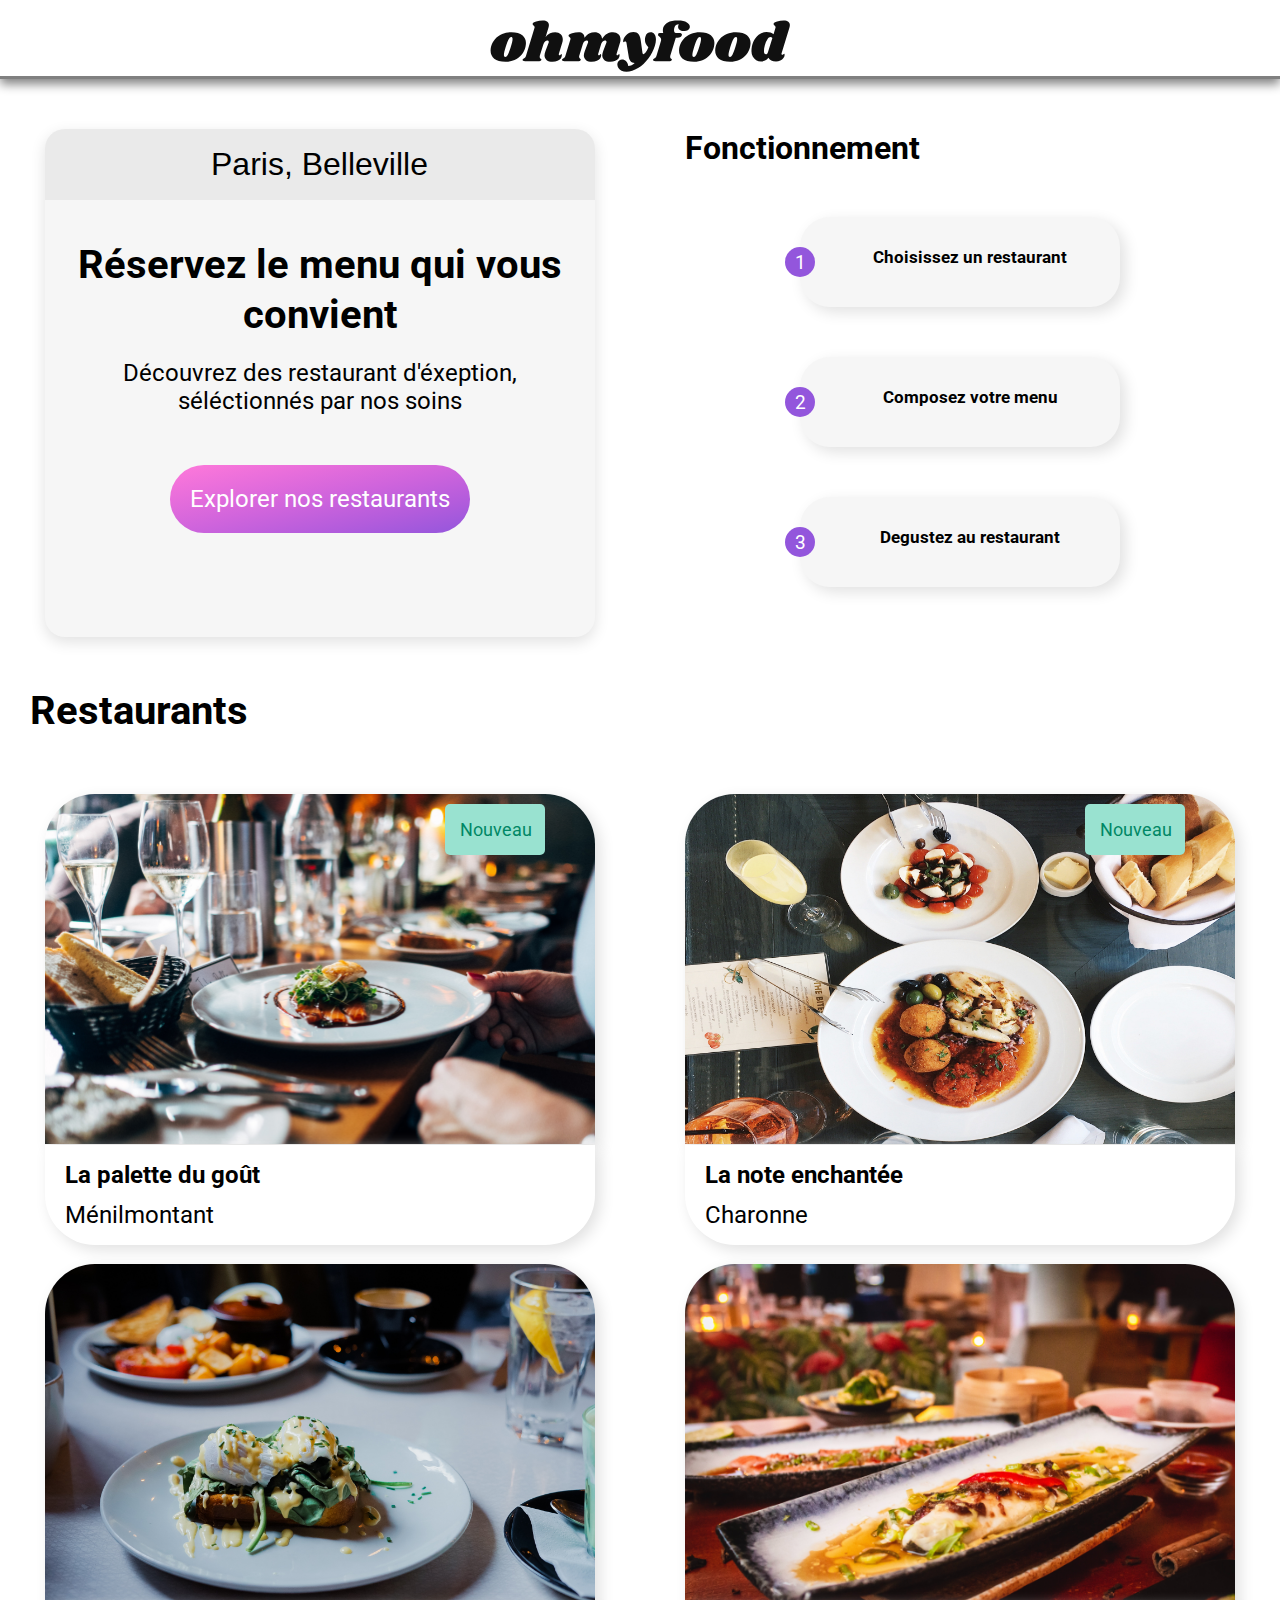
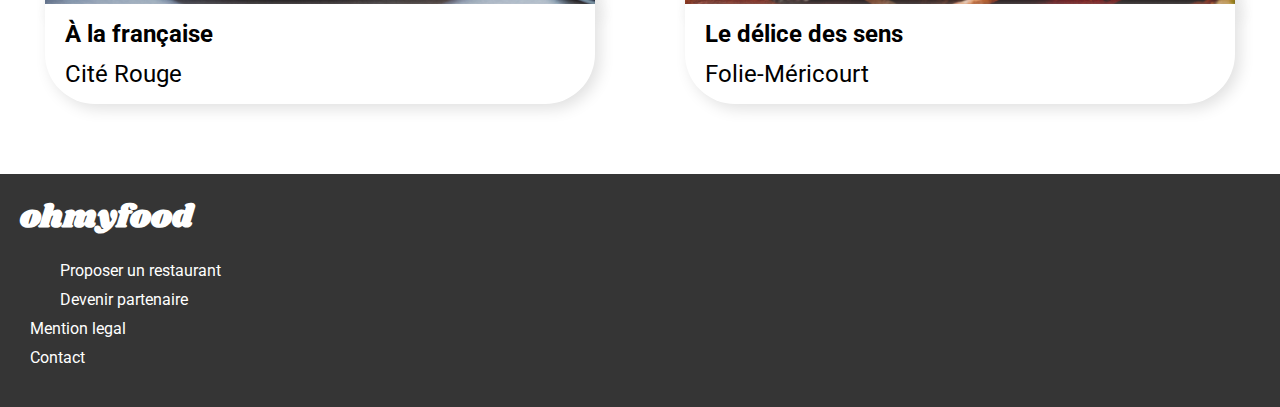
<file: index.html>
<!DOCTYPE html>
<html lang="fr">
<head>
    <meta name="viewport" content="width=device-width, initial-scale=1">
    <meta charset="UTF-8"/>
    <link rel="stylesheet" href="https://use.fontawesome.com/releases/v5.14.0/css/all.css" integrity="sha384-HzLeBuhoNPvSl5KYnjx0BT+WB0QEEqLprO+NBkkk5gbc67FTaL7XIGa2w1L0Xbgc" crossorigin="anonymous">
    <link href="https://fonts.googleapis.com/css2?family=Shrikhand&display=swap" rel="stylesheet"/>
    <link href="https://fonts.googleapis.com/css2?family=Roboto:wght@300&display=swap" rel="stylesheet"/>
    <link rel="stylesheet" href="css/style.css" />
    <title>Oh My Food</title>
</head>
<body>
    <div class="loading__spinner">
    <i class="fas fa-spinner spinner"></i></div>
    <div class="container">
    <!--Header-->
    <header class="header">
        <img src="images/logo/ohmyfood@2x.svg" alt="Logo Ohmyfood" class="header__img"/>
    </header>
<main>
    <section id="first-part">
    <!--reservation-->
        <div class="reservation">
            <div class="position">
                <i class="fas fa-map-marker-alt position__logo"></i>
                <form action="traitement.php" class="position__form">
                    <input class="position__forminput" type="text" value="Paris, Belleville" id="saisie">
                </form>
            </div>
            <h1 class="reservation__title">Réservez le menu qui vous convient</h1>
            <p class="reservation__p">Découvrez des restaurant d'éxeption,<br/> séléctionnés par nos soins</p>
            <a href="" class="reservation__button">Explorer nos restaurants</a>
        </div>
    <!--fonctionnement -->
        <div class="fonctionnement">
            <h2 class="fonctionnement__title">Fonctionnement</h2>
            <div class="step">
                <p class="step__number">1</p>
                <i class="fas fa-mobile-alt step__logo"></i>
                <p class="step__p">Choisissez un restaurant</p>
            </div>
            <div class="step">
                <p class="step__number">2</p>
                <i class="fas fa-list-ul step__logo"></i>
                <p class="step__p">Composez votre menu</p>
            </div>
            <div class="step">
                <p class="step__number">3</p>
                <i class="fas fa-store step__logo"></i>
                <p class="step__p">Degustez au restaurant</p>
            </div>
        </div>
    </section>
    <!--restaurant-->
    <section class="restaurant">
        <h2 class="restaurant__title">Restaurants</h2>
        <div id="second-part">
            <article class="article bg1">
                <p class="article__new">Nouveau</p>
                <div class="description">
                    <h2 class="description__title"><a href="html/lapalette.html" class="description__a">La palette du goût</a><br/><span class="description__ville">Ménilmontant</span></h2>
                    <i class="far fa-heart description__heart"></i>
                    <i class="fas fa-heart description__anime"></i>
                </div>
            </article>
            <article class="article bg2">
                <p class="article__new">Nouveau</p>
                <div class="description">
                    <h2 class="description__title"><a href="html/lanote.html" class="description__a">La note enchantée</a><br/><span class="description__ville">Charonne</span></h2>
                    <i class="far fa-heart description__heart"></i>
                    <i class="fas fa-heart description__anime"></i>
                </div>
            </article>
            <article class="article bg3">
                <div class="description">
                    <h2 class="description__title"><a href="html/alafrancaise.html" class="description__a">À la française</a><br/><span class="description__ville">Cité Rouge</span></h2>
                    <i class="far fa-heart description__heart"></i>
                    <i class="fas fa-heart description__anime"></i>
                </div>
            </article>
            <article class="article bg4">
                <div class="description">
                    <h2 class="description__title"><a href="html/ledelice.html" class="description__a">Le délice des sens</a><br/><span class="description__ville">Folie-Méricourt</span></h2>
                    <i class="far fa-heart description__heart"></i>
                    <i class="fas fa-heart description__anime"></i>
                </div>
            </article>
        </div>
    </section>
</main>
    <!--footer-->
    <footer class="footer">
        <h2 class="footer__titre">ohmyfood</h2>
        <ul class="liste">
            <li class="liste__1"><a href="#" class="liste__a"><i class="fas fa-utensils liste__logo"></i>Proposer un restaurant</a></li>
            <li class="liste__2"><a href="#" class="liste__a"><i class="fas fa-hands-helping liste__logo"></i>Devenir partenaire</a></li>
            <li class="liste__3"><a href="#" class="liste__a">Mention legal</a></li>
            <li class="liste__4"><a href="mailto:garcia-k@hotmail.fr" class="liste__a">Contact</a></li>
        </ul>
    </footer>
    </div>
</body>
</html>
</file>
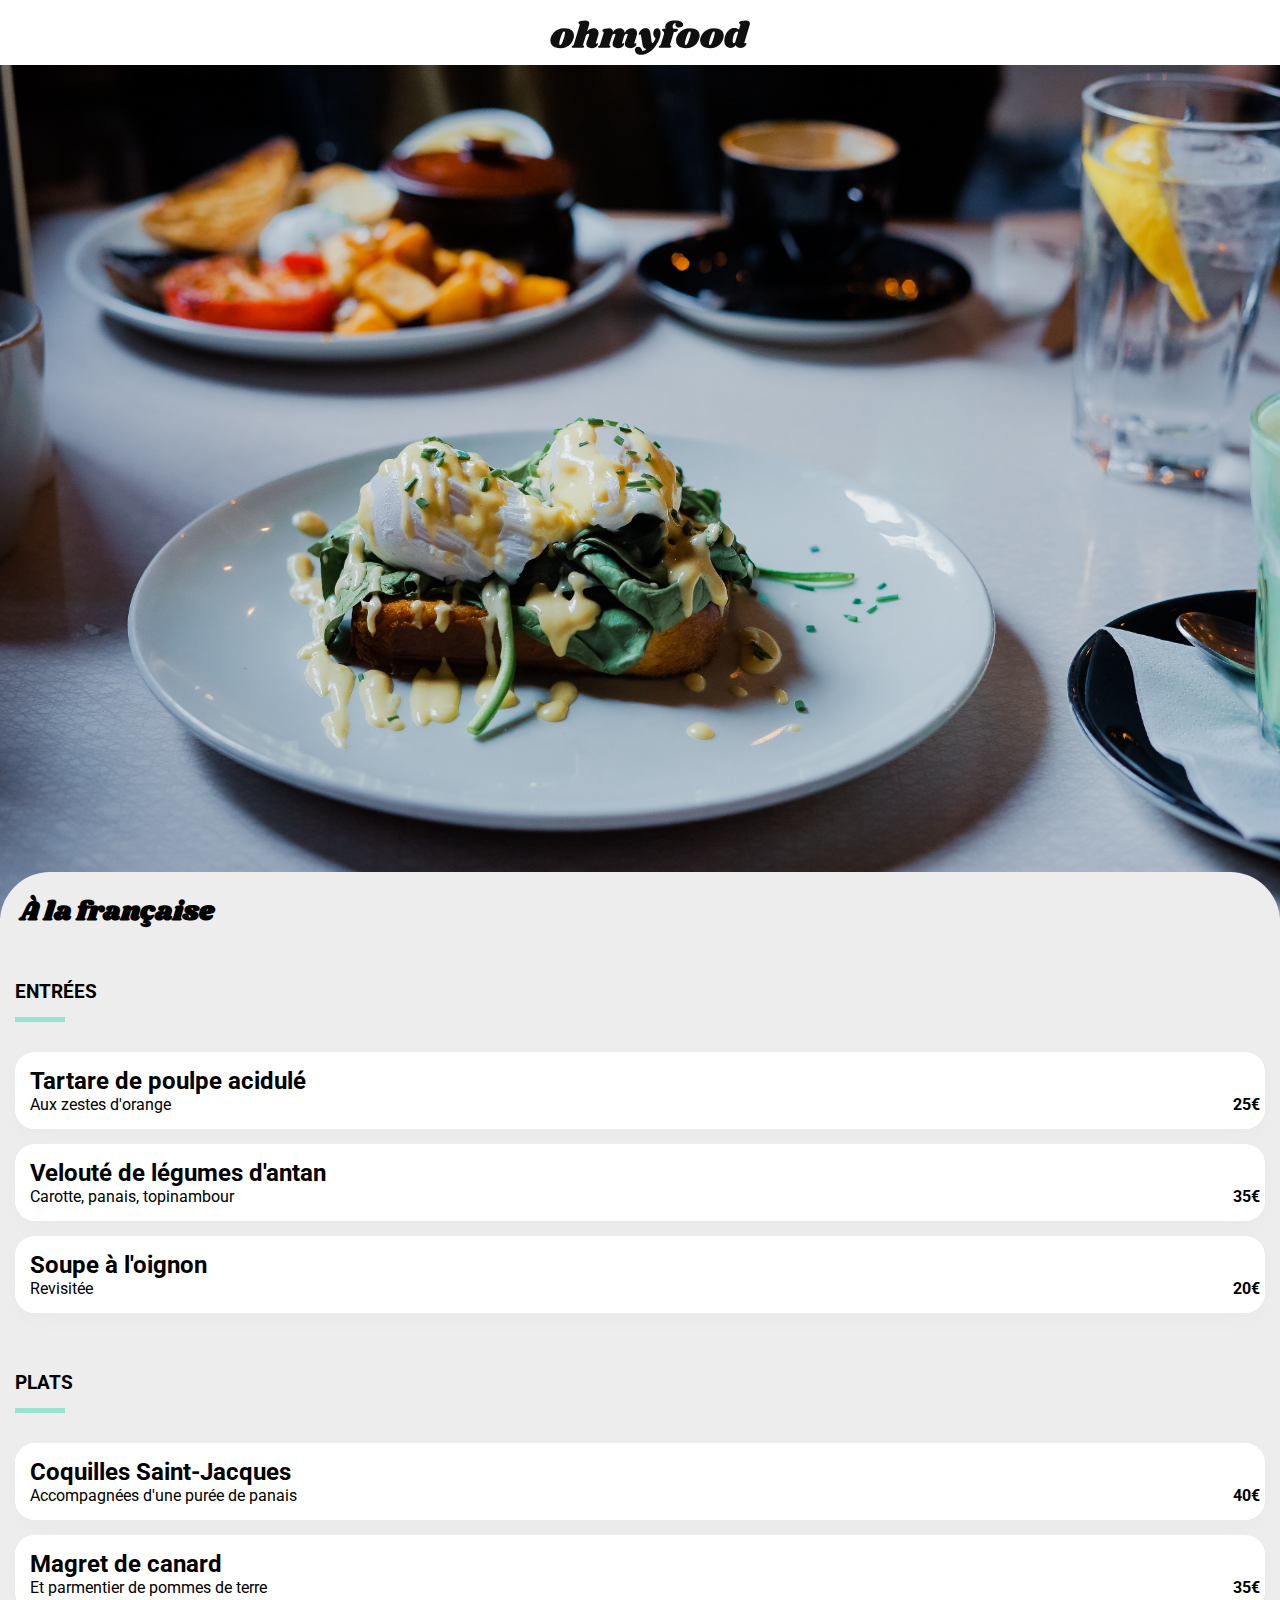
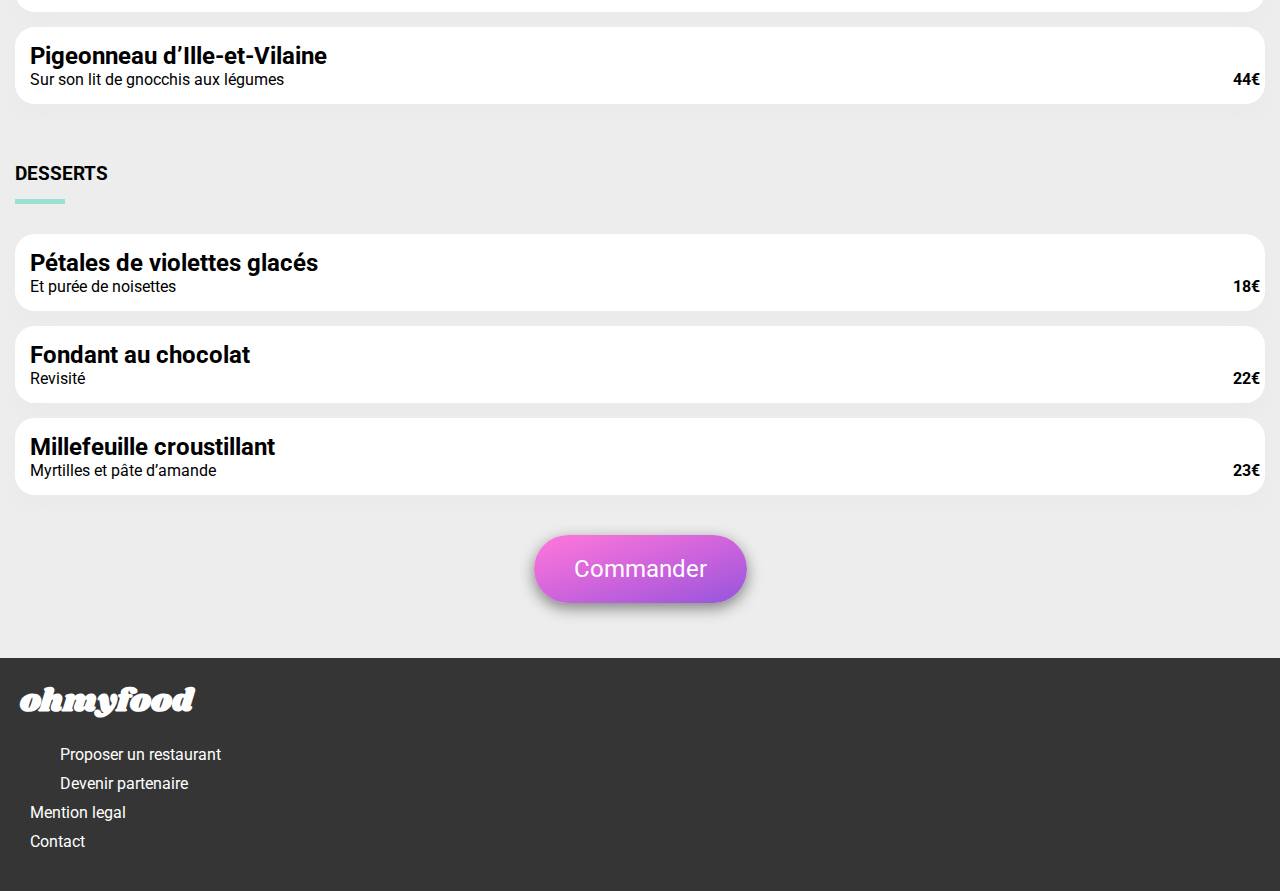
<file: html/alafrancaise.html>
<!DOCTYPE html>
<html lang="fr">
<head>
    <meta name="viewport" content="width=device-width, initial-scale=1">
    <meta charset="UTF-8"/>
    <link rel="stylesheet" href="https://use.fontawesome.com/releases/v5.14.0/css/all.css" integrity="sha384-HzLeBuhoNPvSl5KYnjx0BT+WB0QEEqLprO+NBkkk5gbc67FTaL7XIGa2w1L0Xbgc" crossorigin="anonymous">
    <link href="https://fonts.googleapis.com/css2?family=Shrikhand&display=swap" rel="stylesheet"/>
    <link href="https://fonts.googleapis.com/css2?family=Roboto:wght@300&display=swap" rel="stylesheet"/>
    <link rel="stylesheet" href="../css/menu.css" />
    <title>Oh My Food</title>
</head>
<body>
    <div>
        <!--header-->
    <header class="header">
        <a href="../index.html"><i class="fas fa-arrow-left header__logo"></i></a>
        <img src="../images/logo/ohmyfood@2x.svg" alt="Logo Ohmyfood" class="header__img"/>
    </header>
    <!--titre-->
    <main>
    <div><img src="../images/restaurants/bg3.jpg" alt="A la française" class="photo"></div>
    <div class="titre"><h1 class="titre__title">À la française</h1>
        <i class="far fa-heart titre__logo"></i><i class="fas fa-heart titre__anime"></i></div>
    <!--entré-->
    <section class="contenue">
        <h2 class="contenue__titre anime-1">Entrées</h2>
        <div class="div-animation anime-2">
            <article class="contenue-div">
                <h2 class="contenue-div__titre">Tartare de poulpe acidulé</h2>
                <div class="contenue-div__text">
                    <p class="contenue-div__text__p">Aux zestes d'orange</p>
                    <p class="contenue-div__text__prix">25€</p>
                </div>
            </article>
            <div class="div-animation__icone"><i class="fas fa-check-circle div-animation__icone__i"></i></div>
        </div>
        <div class="div-animation anime-3">
            <article class="contenue-div">
                <h2 class="contenue-div__titre">Velouté de légumes d'antan</h2>
                <div class="contenue-div__text">
                    <p class="contenue-div__text__p">Carotte, panais, topinambour</p><p class="contenue-div__text__prix">35€</p>
                </div>
            </article>
            <div class="div-animation__icone"><i class="fas fa-check-circle div-animation__icone__i"></i></div>
        </div>
        <div class="div-animation anime-4">
            <article class="contenue-div">
                <h2 class="contenue-div__titre">Soupe à l'oignon</h2>
                <div class="contenue-div__text">
                    <p class="contenue-div__text__p">Revisitée</p><p class="contenue-div__text__prix">20€</p>
                </div>
            </article>
            <div class="div-animation__icone"><i class="fas fa-check-circle div-animation__icone__i"></i></div>
        </div>
    </section>
    <!--plat-->
    <section class="contenue">
        <h2 class="contenue__titre anime-5">Plats</h2>
        <div class="div-animation anime-6">
            <article class="contenue-div">
                <h2 class="contenue-div__titre">Coquilles Saint-Jacques</h2>
                <div class="contenue-div__text">
                    <p class="contenue-div__text__p">Accompagnées d'une purée de panais</p><p class="contenue-div__text__prix">40€</p>
                </div>
            </article>
            <div class="div-animation__icone"><i class="fas fa-check-circle div-animation__icone__i"></i></div>
        </div>
        <div class="div-animation anime-7">
            <article class="contenue-div">
                <h2 class="contenue-div__titre">Magret de canard</h2>
                <div class="contenue-div__text">
                    <p class="contenue-div__text__p">Et parmentier de pommes de terre</p><p class="contenue-div__text__prix">35€</p>
                </div>
            </article>
            <div class="div-animation__icone"><i class="fas fa-check-circle div-animation__icone__i"></i></div>
        </div>
        <div class="div-animation anime-8">
            <article class="contenue-div">
                <h2 class="contenue-div__titre">Pigeonneau d’Ille-et-Vilaine</h2>
                <div class="contenue-div__text">
                    <p class="contenue-div__text__p">Sur son lit de gnocchis aux légumes</p><p class="contenue-div__text__prix">44€</p>
                </div>
            </article>
            <div class="div-animation__icone"><i class="fas fa-check-circle div-animation__icone__i"></i></div>
        </div>
    </section>
        <!--dessert-->
    <section class="contenue">
        <h2 class="contenue__titre anime-9">Desserts</h2>
        <div class="div-animation anime-10">
            <article class="contenue-div">
                <h2 class="contenue-div__titre">Pétales de violettes glacés</h2>
                <div class="contenue-div__text">
                    <p class="contenue-div__text__p">Et purée de noisettes</p><p class="contenue-div__text__prix">18€</p>
                </div>
            </article>
            <div class="div-animation__icone"><i class="fas fa-check-circle div-animation__icone__i"></i></div>
        </div>
        <div class="div-animation anime-11">
            <article class="contenue-div">
                <h2 class="contenue-div__titre">Fondant au chocolat</h2>
                <div class="contenue-div__text">
                    <p class="contenue-div__text__p">Revisité</p><p class="contenue-div__text__prix">22€</p>
                </div>
            </article>
            <div class="div-animation__icone"><i class="fas fa-check-circle div-animation__icone__i"></i></div>
        </div>
        <div class="div-animation anime-12">
            <article class="contenue-div">
                <h2 class="contenue-div__titre">Millefeuille croustillant</h2>
                <div class="contenue-div__text">
                    <p class="contenue-div__text__p">Myrtilles et pâte d’amande</p><p class="contenue-div__text__prix">23€</p>
                </div>
            </article>
            <div class="div-animation__icone"><i class="fas fa-check-circle div-animation__icone__i"></i></div>
        </div>
        <button id="boutton">Commander</button>
    </section>
</main>
    <!--footer-->
    <footer class="footer">
        <h2 class="footer__titre">ohmyfood</h2>
        <ul class="liste">
            <li class="liste__1"><a href="#" class="liste__a"><i class="fas fa-utensils liste__logo"></i>Proposer un restaurant</a></li>
            <li class="liste__2"><a href="#" class="liste__a"><i class="fas fa-hands-helping liste__logo"></i>Devenir partenaire</a></li>
            <li class="liste__3"><a href="#" class="liste__a">Mention legal</a></li>
            <li class="liste__4"><a href="mailto:garcia-k@hotmail.fr" class="liste__a">Contact</a></li>
        </ul>
    </footer>
</div>
</body>
</html>
</file>
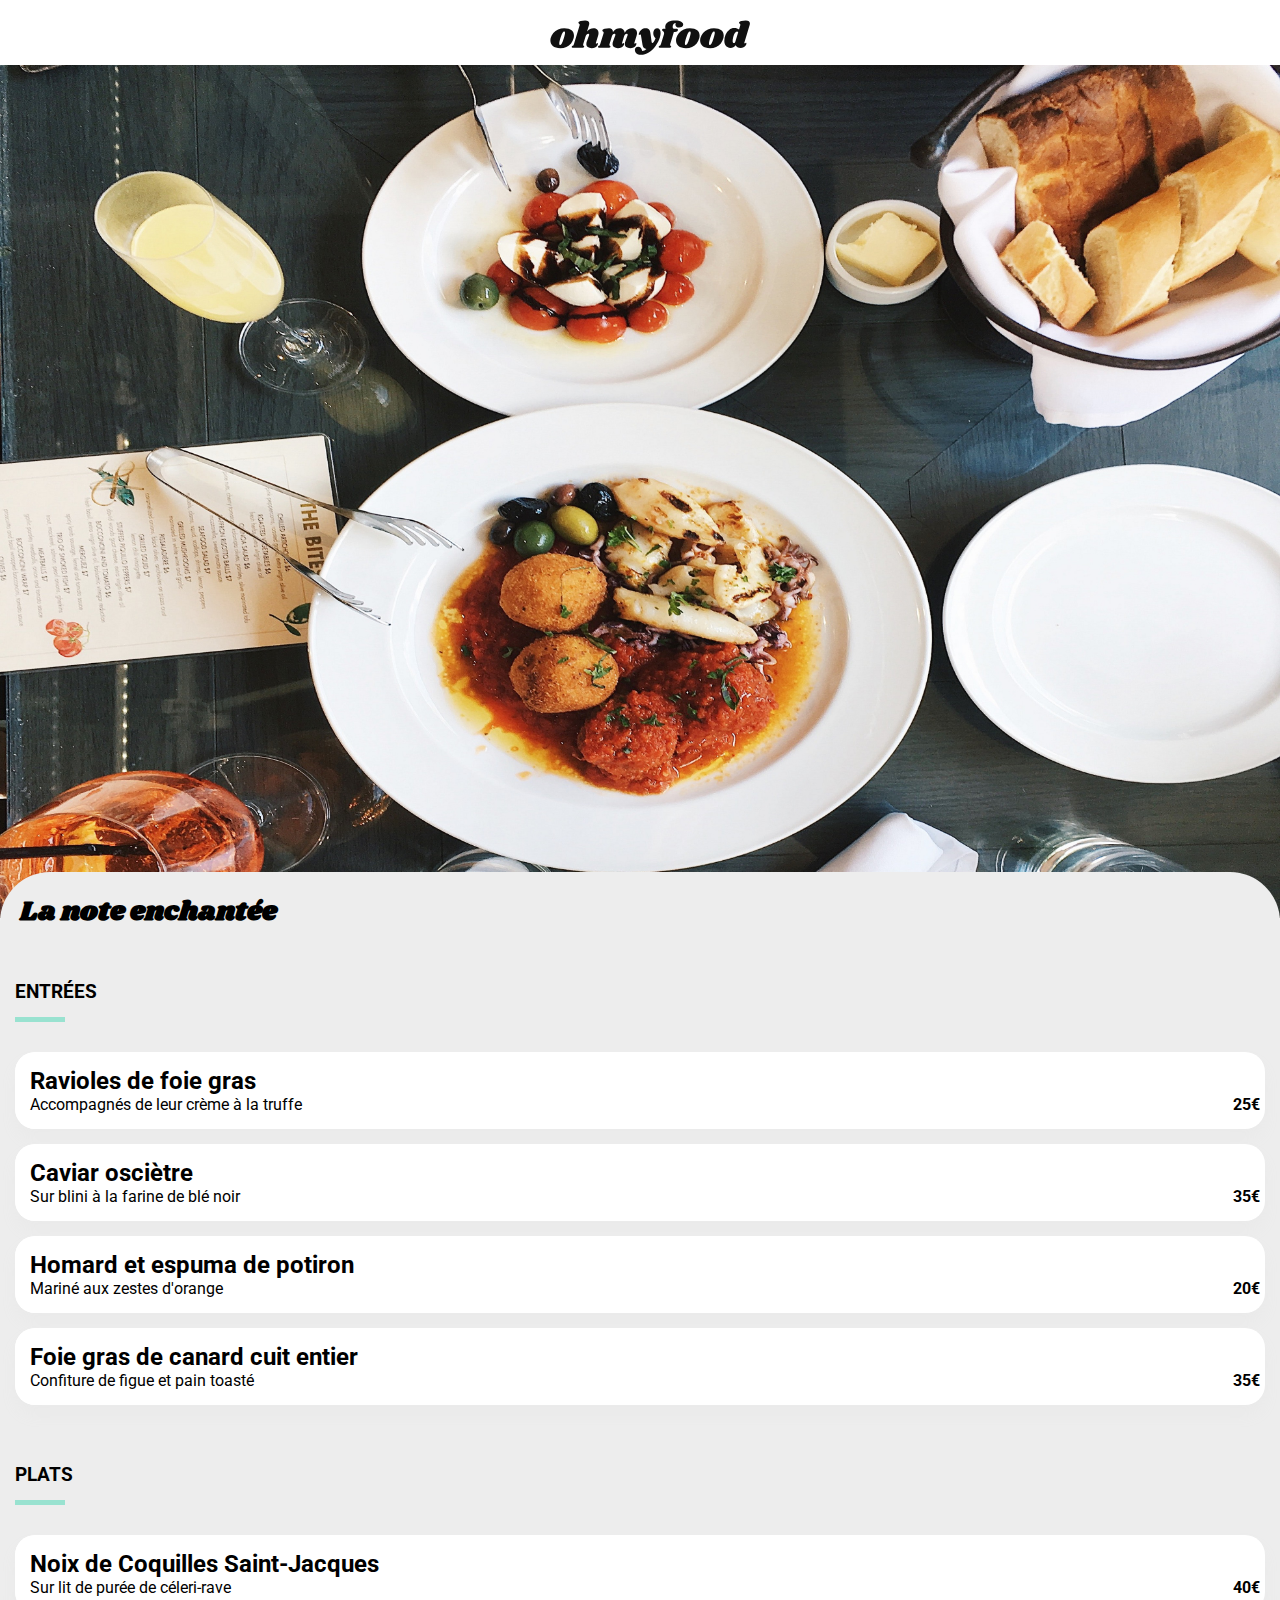
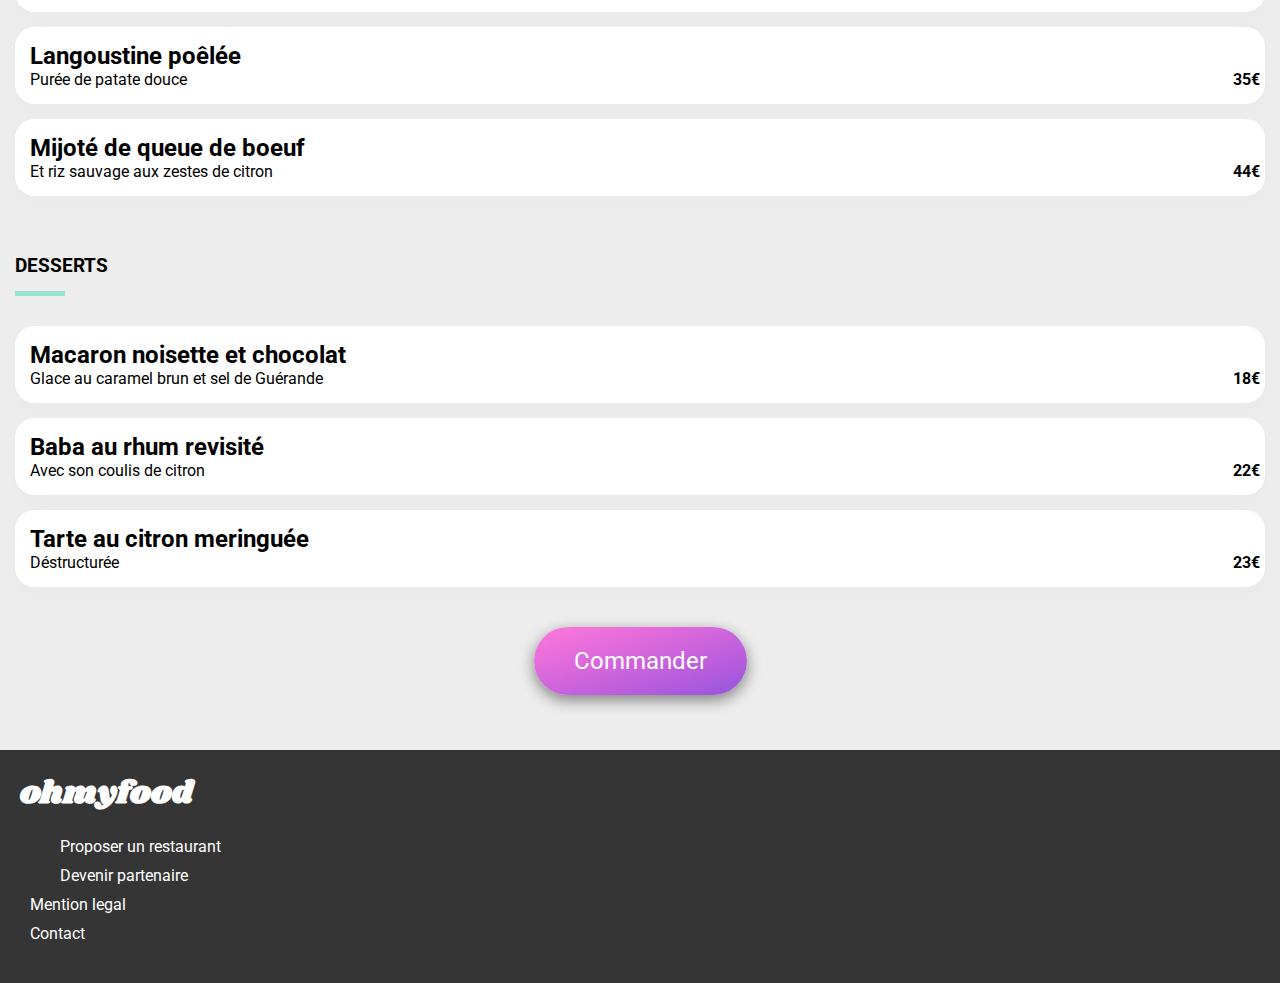
<file: html/lanote.html>
<!DOCTYPE html>
<html lang="fr">
<head>
    <meta name="viewport" content="width=device-width, initial-scale=1">
    <meta charset="UTF-8"/>
    <link rel="stylesheet" href="https://use.fontawesome.com/releases/v5.14.0/css/all.css" integrity="sha384-HzLeBuhoNPvSl5KYnjx0BT+WB0QEEqLprO+NBkkk5gbc67FTaL7XIGa2w1L0Xbgc" crossorigin="anonymous">
    <link href="https://fonts.googleapis.com/css2?family=Shrikhand&display=swap" rel="stylesheet"/>
    <link href="https://fonts.googleapis.com/css2?family=Roboto:wght@300&display=swap" rel="stylesheet"/>
    <link rel="stylesheet" href="../css/menu.css" />
    <title>Oh My Food</title>
</head>
<body>
    <div>
        <!--header-->
    <header class="header">
        <a href="../index.html"><i class="fas fa-arrow-left header__logo"></i></a>
        <img src="../images/logo/ohmyfood@2x.svg" alt="Logo Ohmyfood" class="header__img"/>
    </header>
    <!--titre-->
    <main>
    <div><img src="../images/restaurants/bg2.jpg" alt="La note enchantée" class="photo"/></div>
    <div class="titre"><h1 class="titre__title">La note enchantée</h1>
        <i class="far fa-heart titre__logo"></i><i class="fas fa-heart titre__anime"></i></div>
    <!--entré-->
    <section class="contenue">
        <h2 class="contenue__titre anime-1">Entrées</h2>
        <div class="div-animation anime-2">
            <article class="contenue-div ">
                <h2 class="contenue-div__titre">Ravioles de foie gras </h2>
                <div class="contenue-div__text">
                    <p class="contenue-div__text__p">Accompagnés de leur crème à la truffe</p><p class="contenue-div__text__prix">25€</p>
                </div>
            </article>
            <div class="div-animation__icone"><i class="fas fa-check-circle div-animation__icone__i"></i></div>
        </div>
        <div class="div-animation anime-3">
            <article class="contenue-div">
                <h2 class="contenue-div__titre">Caviar osciètre </h2>
                <div class="contenue-div__text">
                    <p class="contenue-div__text__p">Sur blini à la farine de blé noir</p><p class="contenue-div__text__prix">35€</p>
                </div>
            </article>
            <div class="div-animation__icone"><i class="fas fa-check-circle div-animation__icone__i"></i></div>
        </div>
        <div class="div-animation anime-4">
            <article class="contenue-div">
                <h2 class="contenue-div__titre">Homard et espuma de potiron</h2>
                <div class="contenue-div__text">
                    <p class="contenue-div__text__p">Mariné aux zestes d'orange</p><p class="contenue-div__text__prix">20€</p>
                </div>
            </article>
            <div class="div-animation__icone"><i class="fas fa-check-circle div-animation__icone__i"></i></div>
        </div>
        <div class="div-animation anime-5">
            <article class="contenue-div">
                <h2 class="contenue-div__titre">Foie gras de canard cuit entier</h2>
                <div class="contenue-div__text">
                    <p class="contenue-div__text__p">Confiture de figue et pain toasté</p><p class="contenue-div__text__prix">35€</p>
                </div>
            </article>
            <div class="div-animation__icone"><i class="fas fa-check-circle div-animation__icone__i"></i></div>
        </div>
    </section>
    <!--plat-->
    <section class="contenue">
        <h2 class="contenue__titre anime-6">Plats</h2>
        <div class="div-animation anime-7">
            <article class="contenue-div">
                <h2 class="contenue-div__titre">Noix de Coquilles Saint-Jacques</h2>
                <div class="contenue-div__text">
                    <p class="contenue-div__text__p">Sur lit de purée de céleri-rave</p><p class="contenue-div__text__prix">40€</p>
                </div>
            </article>
            <div class="div-animation__icone"><i class="fas fa-check-circle div-animation__icone__i"></i></div>
        </div>
        <div class="div-animation anime-8">
            <article class="contenue-div">
                <h2 class="contenue-div__titre">Langoustine poêlée</h2>
                <div class="contenue-div__text">
                    <p class="contenue-div__text__p">Purée de patate douce</p><p class="contenue-div__text__prix">35€</p>
                </div>
            </article>
            <div class="div-animation__icone"><i class="fas fa-check-circle div-animation__icone__i"></i></div>
        </div>
        <div class="div-animation anime-9">
            <article class="contenue-div">
                <h2 class="contenue-div__titre">Mijoté de queue de boeuf </h2>
                <div class="contenue-div__text">
                    <p class="contenue-div__text__p">Et riz sauvage aux zestes de citron</p><p class="contenue-div__text__prix">44€</p>
                </div>
            </article>
            <div class="div-animation__icone"><i class="fas fa-check-circle div-animation__icone__i"></i></div>
        </div>

    </section>
        <!--dessert-->
    <section class="contenue">
        <h2 class="contenue__titre anime-10">Desserts</h2>
        <div class="div-animation anime-11">
            <article class="contenue-div">
                <h2 class="contenue-div__titre">Macaron noisette et chocolat</h2>
                <div class="contenue-div__text">
                    <p class="contenue-div__text__p">Glace au caramel brun et sel de Guérande</p><p class="contenue-div__text__prix">18€</p>
                </div>
            </article>
            <div class="div-animation__icone"><i class="fas fa-check-circle div-animation__icone__i"></i></div>
        </div>
        <div class="div-animation anime-12">
            <article class="contenue-div">
                <h2 class="contenue-div__titre">Baba au rhum revisité </h2>
                <div class="contenue-div__text">
                    <p class="contenue-div__text__p">Avec son coulis de citron</p><p class="contenue-div__text__prix">22€</p>
                </div>
            </article>
            <div class="div-animation__icone"><i class="fas fa-check-circle div-animation__icone__i"></i></div>
        </div>
        <div class="div-animation anime-13">
            <article class="contenue-div">
                <h2 class="contenue-div__titre">Tarte au citron meringuée </h2>
                <div class="contenue-div__text">
                    <p class="contenue-div__text__p">Déstructurée</p><p class="contenue-div__text__prix">23€</p>
                </div>
            </article>
            <div class="div-animation__icone"><i class="fas fa-check-circle div-animation__icone__i"></i></div>
        </div>
        <button id="boutton">Commander</button>
    </section>
</main>
    <!--footer-->
    <footer class="footer">
        <h2 class="footer__titre">ohmyfood</h2>
        <ul class="liste">
            <li class="liste__1"><a href="#" class="liste__a"><i class="fas fa-utensils liste__logo"></i>Proposer un restaurant</a></li>
            <li class="liste__2"><a href="#" class="liste__a"><i class="fas fa-hands-helping liste__logo"></i>Devenir partenaire</a></li>
            <li class="liste__3"><a href="#" class="liste__a">Mention legal</a></li>
            <li class="liste__4"><a href="mailto:garcia-k@hotmail.fr" class="liste__a">Contact</a></li>
        </ul>
    </footer>
</div>
</body>
</html>
</file>
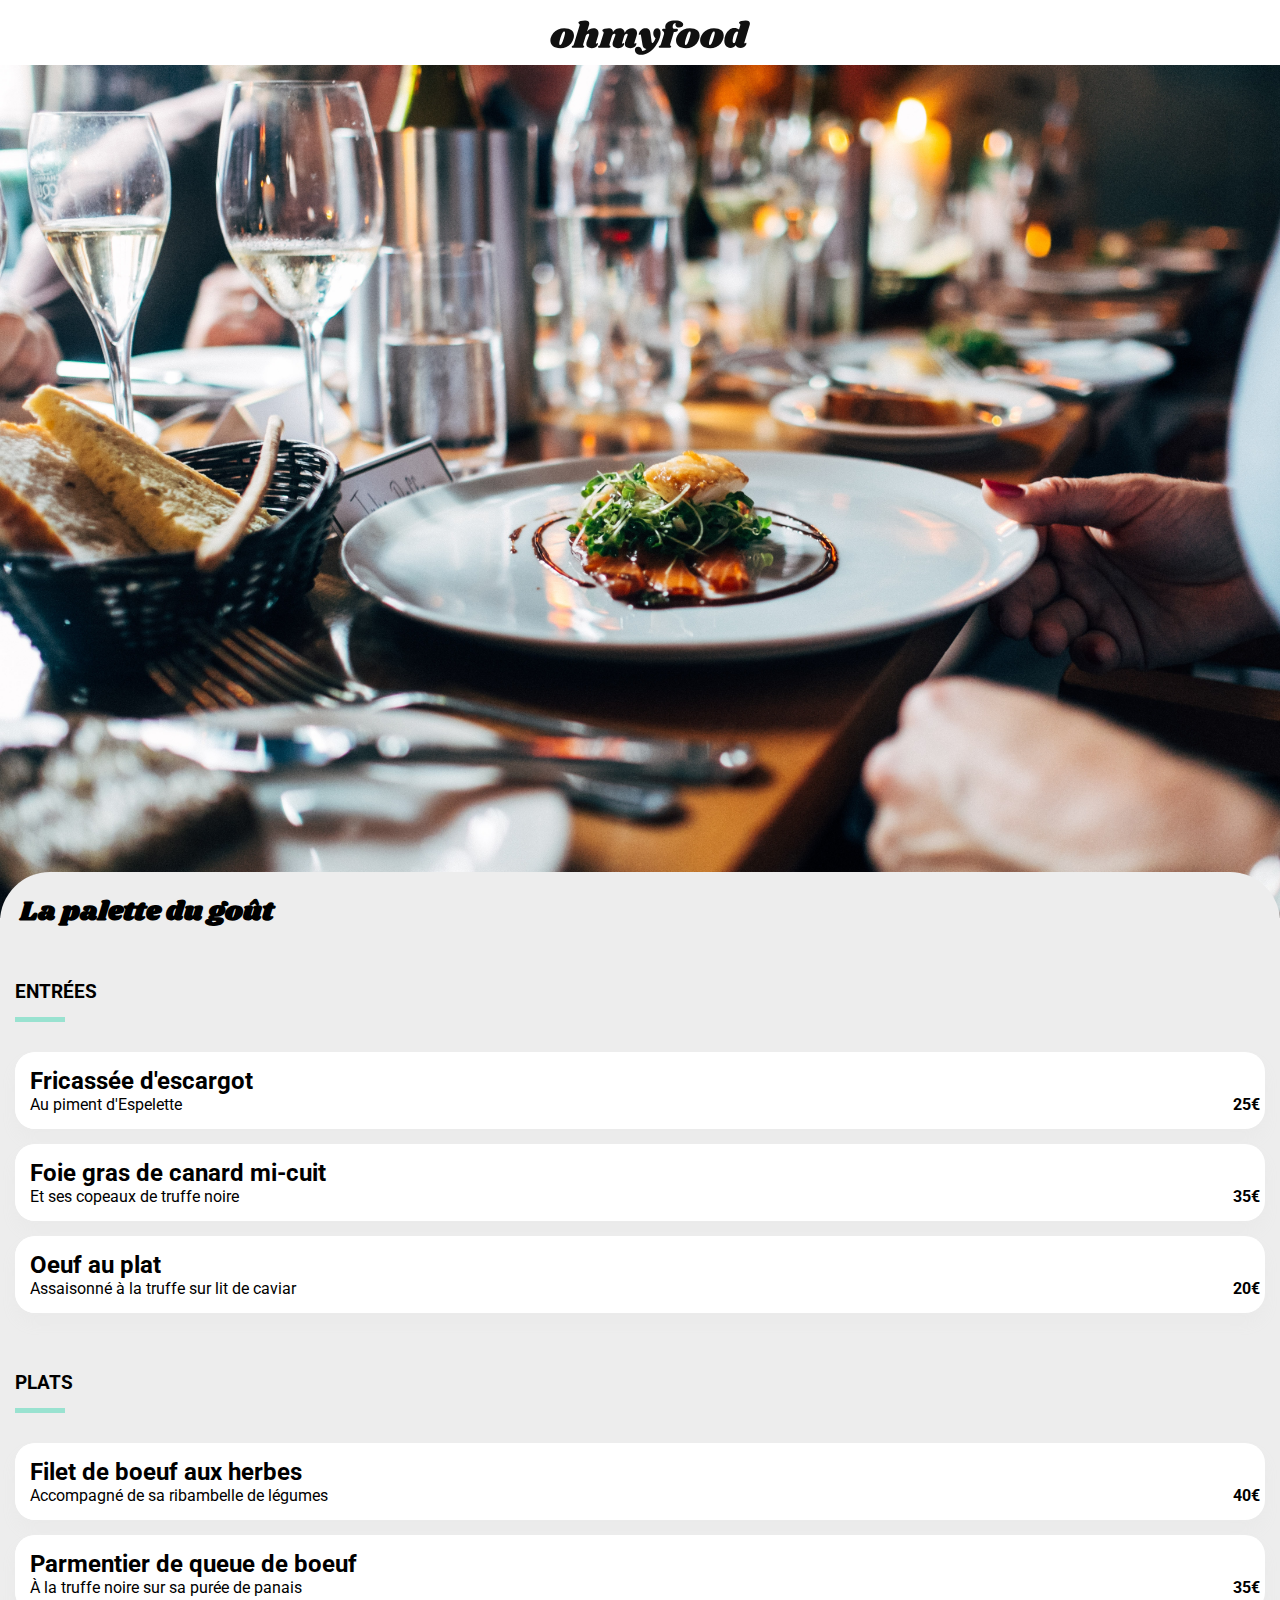
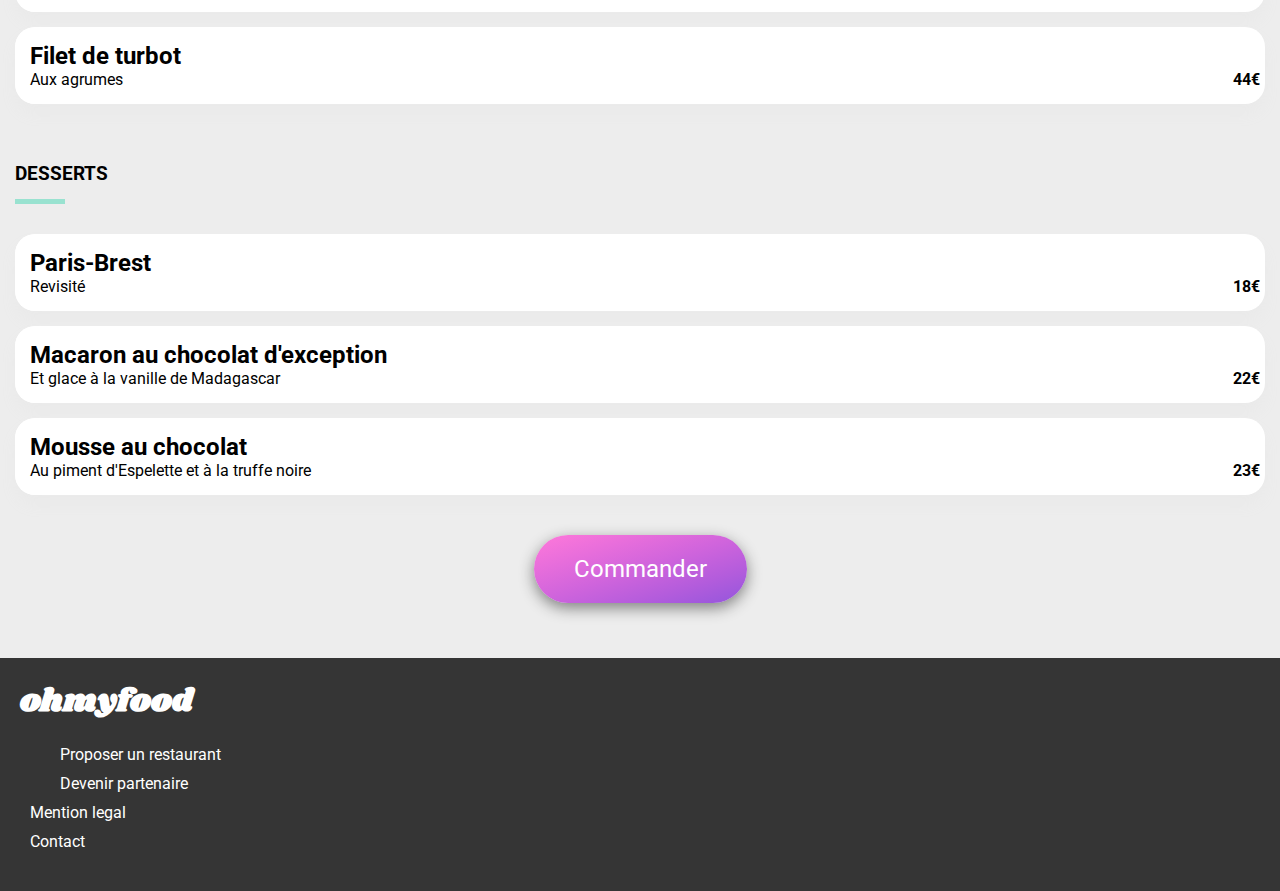
<file: html/lapalette.html>
<!DOCTYPE html>
<html lang="fr">
<head>
    <meta name="viewport" content="width=device-width, initial-scale=1">
    <meta charset="UTF-8"/>
    <link rel="stylesheet" href="https://use.fontawesome.com/releases/v5.14.0/css/all.css" integrity="sha384-HzLeBuhoNPvSl5KYnjx0BT+WB0QEEqLprO+NBkkk5gbc67FTaL7XIGa2w1L0Xbgc" crossorigin="anonymous">
    <link href="https://fonts.googleapis.com/css2?family=Shrikhand&display=swap" rel="stylesheet"/>
    <link href="https://fonts.googleapis.com/css2?family=Roboto:wght@300&display=swap" rel="stylesheet"/>
    <link rel="stylesheet" href="../css/menu.css" />
    <title>Oh My Food</title>
</head>
<body>
    <div>
        <!--header-->
    <header class="header">
        <a href="../index.html"><i class="fas fa-arrow-left header__logo"></i></a>
        <img src="../images/logo/ohmyfood@2x.svg" alt="Logo Ohmyfood" class="header__img"/>
    </header>
    <!--titre-->
    <main>
    <div><img src="../images/restaurants/bg1.jpg" alt="La palette du goût" class="photo"></div>
    <div class="titre"><h1 class="titre__title">La palette du goût</h1>
        <i class="far fa-heart titre__logo"></i><i class="fas fa-heart titre__anime"></i></div>
    <!--entré-->
    <section class="contenue">
        <h2 class="contenue__titre anime-1">Entrées</h2>
        <div class="div-animation anime-2">
            <article class="contenue-div">
                <h2 class="contenue-div__titre">Fricassée d'escargot</h2>
                <div class="contenue-div__text">
                    <p class="contenue-div__text__p">Au piment d'Espelette </p><p class="contenue-div__text__prix">25€</p>
                </div>
            </article>
            <div class="div-animation__icone"><i class="fas fa-check-circle div-animation__icone__i"></i></div>
        </div>
        <div class="div-animation anime-3">
            <article class="contenue-div">
                <h2 class="contenue-div__titre">Foie gras de canard mi-cuit</h2>
                <div class="contenue-div__text">
                    <p class="contenue-div__text__p">Et ses copeaux de truffe noire</p><p class="contenue-div__text__prix">35€</p>
                </div>
            </article>
            <div class="div-animation__icone"><i class="fas fa-check-circle div-animation__icone__i"></i></div>
        </div>
        <div class="div-animation anime-4">
            <article class="contenue-div">
                <h2 class="contenue-div__titre">Oeuf au plat</h2>
                <div class="contenue-div__text">
                    <p class="contenue-div__text__p">Assaisonné à la truffe sur lit de caviar</p><p class="contenue-div__text__prix">20€</p>
                </div>
            </article>
            <div class="div-animation__icone"><i class="fas fa-check-circle div-animation__icone__i"></i></div>
        </div>

    </section>
    <!--plat-->
    <section class="contenue">
        <h2 class="contenue__titre anime-5">Plats</h2>
        <div class="div-animation anime-6">
            <article class="contenue-div">
                <h2 class="contenue-div__titre">Filet de boeuf aux herbes</h2>
                <div class="contenue-div__text">
                    <p class="contenue-div__text__p">Accompagné de sa ribambelle de légumes</p><p class="contenue-div__text__prix">40€</p>
                </div>
            </article>
            <div class="div-animation__icone"><i class="fas fa-check-circle div-animation__icone__i"></i></div>
        </div>
        <div class="div-animation anime-7">
            <article class="contenue-div">
                <h2 class="contenue-div__titre">Parmentier de queue de boeuf</h2>
                <div class="contenue-div__text">
                    <p class="contenue-div__text__p">À la truffe noire sur sa purée de panais</p><p class="contenue-div__text__prix">35€</p>
                </div>
            </article>
            <div class="div-animation__icone"><i class="fas fa-check-circle div-animation__icone__i"></i></div>
        </div>
        <div class="div-animation anime-8">
            <article class="contenue-div">
                <h2 class="contenue-div__titre">Filet de turbot</h2>
                <div class="contenue-div__text">
                    <p class="contenue-div__text__p">Aux agrumes</p><p class="contenue-div__text__prix">44€</p>
                </div>
            </article>
            <div class="div-animation__icone"><i class="fas fa-check-circle div-animation__icone__i"></i></div>
        </div>

    </section>
        <!--dessert-->
    <section class="contenue">
        <h2 class="contenue__titre anime-9">Desserts</h2>
        <div class="div-animation anime-10">
            <article class="contenue-div">
                <h2 class="contenue-div__titre">Paris-Brest</h2>
                <div class="contenue-div__text">
                    <p class="contenue-div__text__p">Revisité</p><p class="contenue-div__text__prix">18€</p>
                </div>
            </article>
            <div class="div-animation__icone"><i class="fas fa-check-circle div-animation__icone__i"></i></div>
        </div>
        <div class="div-animation anime-11">
            <article class="contenue-div">
                <h2 class="contenue-div__titre">Macaron au chocolat d'exception </h2>
                <div class="contenue-div__text">
                    <p class="contenue-div__text__p">Et glace à la vanille de Madagascar</p><p class="contenue-div__text__prix">22€</p>
                </div>
            </article>
            <div class="div-animation__icone"><i class="fas fa-check-circle div-animation__icone__i"></i></div>
        </div>
        <div class="div-animation anime-12">
            <article class="contenue-div">
                <h2 class="contenue-div__titre">Mousse au chocolat </h2>
                <div class="contenue-div__text">
                    <p class="contenue-div__text__p">Au piment d'Espelette et à la truffe noire</p><p class="contenue-div__text__prix">23€</p>
                </div>
            </article>
            <div class="div-animation__icone"><i class="fas fa-check-circle div-animation__icone__i"></i></div>
        </div>
        <button id="boutton">Commander</button>
    </section>
</main>
    <!--footer-->
    <footer class="footer">
        <h2 class="footer__titre">ohmyfood</h2>
        <ul class="liste">
            <li class="liste__1"><a href="#" class="liste__a"><i class="fas fa-utensils liste__logo"></i>Proposer un restaurant</a></li>
            <li class="liste__2"><a href="#" class="liste__a"><i class="fas fa-hands-helping liste__logo"></i>Devenir partenaire</a></li>
            <li class="liste__3"><a href="#" class="liste__a">Mention legal</a></li>
            <li class="liste__4"><a href="mailto:garcia-k@hotmail.fr" class="liste__a">Contact</a></li>
        </ul>
    </footer>
</div>
</body>
</html>
</file>
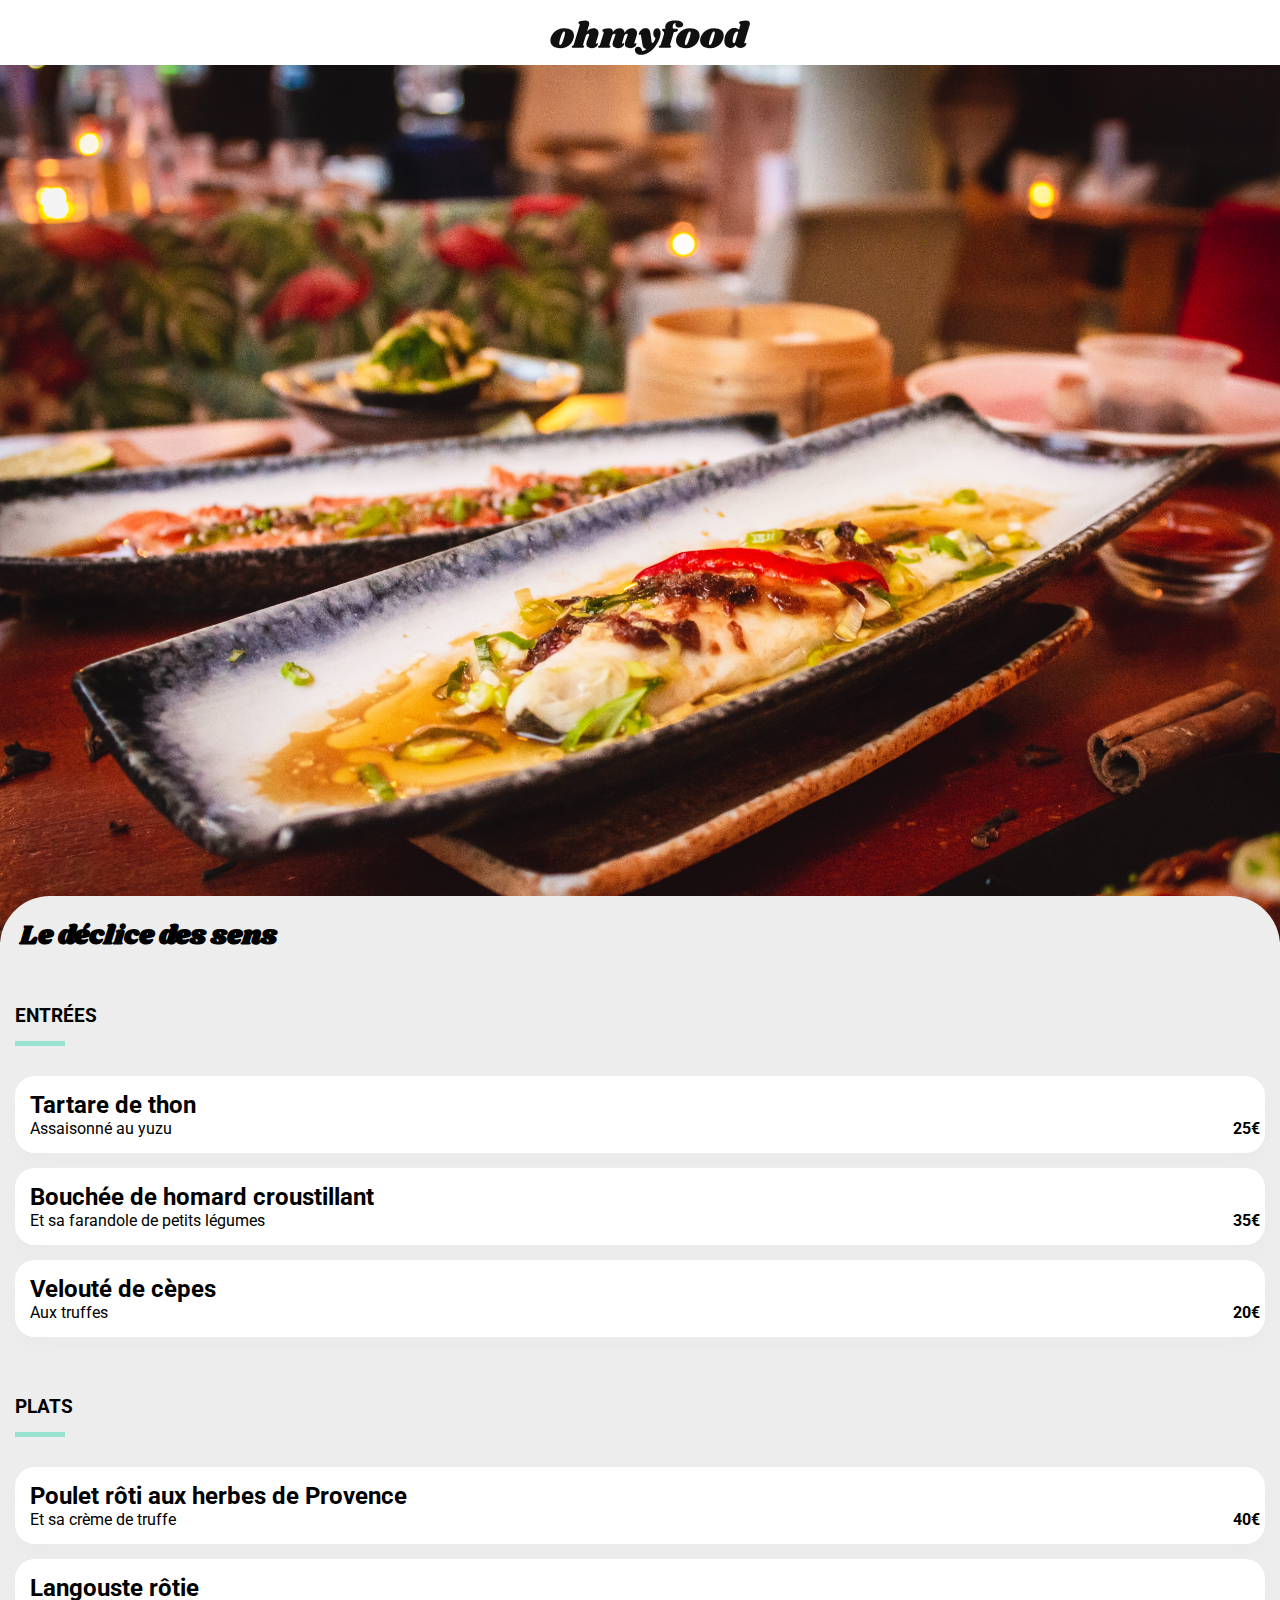
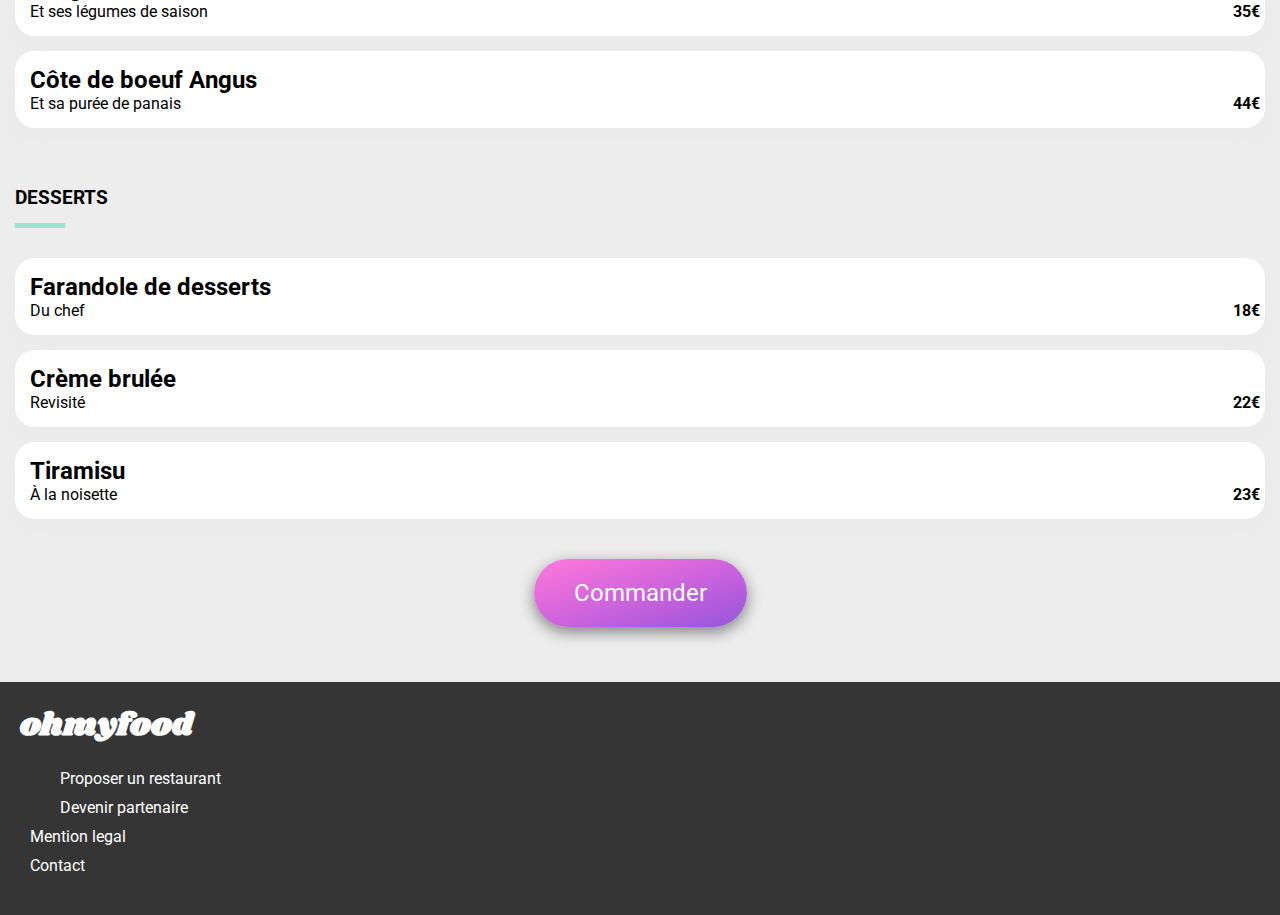
<file: html/ledelice.html>
<!DOCTYPE html>
<html lang="fr">
<head>
    <meta name="viewport" content="width=device-width, initial-scale=1">
    <meta charset="UTF-8"/>
    <link rel="stylesheet" href="https://use.fontawesome.com/releases/v5.14.0/css/all.css" integrity="sha384-HzLeBuhoNPvSl5KYnjx0BT+WB0QEEqLprO+NBkkk5gbc67FTaL7XIGa2w1L0Xbgc" crossorigin="anonymous">
    <link href="https://fonts.googleapis.com/css2?family=Shrikhand&display=swap" rel="stylesheet"/>
    <link href="https://fonts.googleapis.com/css2?family=Roboto:wght@300&display=swap" rel="stylesheet"/>
    <link rel="stylesheet" href="../css/menu.css" />
    <title>Oh My Food</title>
</head>
<body>
    <div>
        <!--header-->
    <header class="header">
        <a href="../index.html"><i class="fas fa-arrow-left header__logo"></i></a>
        <img src="../images/logo/ohmyfood@2x.svg" alt="Logo Ohmyfood" class="header__img"/>
    </header>
    <!--titre-->
    <main>
    <div><img src="../images/restaurants/bg4.jpg" alt="A la française" class="photo"></div>
    <div class="titre"><h1 class="titre__title">Le déclice des sens</h1>
        <i class="far fa-heart titre__logo"></i><i class="fas fa-heart titre__anime"></i></div>
    <!--entré-->
    <section class="contenue">
        <h2 class="contenue__titre anime-1">Entrées</h2>
        <div class="div-animation anime-2">
            <article class="contenue-div">
                <h2 class="contenue-div__titre">Tartare de thon</h2>
                <div class="contenue-div__text">
                    <p class="contenue-div__text__p">Assaisonné au yuzu</p><p class="contenue-div__text__prix">25€</p>
                </div>
            </article>
            <div class="div-animation__icone"><i class="fas fa-check-circle div-animation__icone__i"></i></div>
        </div>
        <div class="div-animation anime-3">
            <article class="contenue-div">
                    <h2 class="contenue-div__titre">Bouchée de homard croustillant </h2>
                    <div class="contenue-div__text">
                        <p class="contenue-div__text__p">Et sa farandole de petits légumes</p>
                        <p class="contenue-div__text__prix">35€</p>
                    </div>
            </article>
            <div class="div-animation__icone"><i class="fas fa-check-circle div-animation__icone__i"></i></div>
        </div>
        <div class="div-animation anime-4">
            <article class="contenue-div">
                <h2 class="contenue-div__titre">Velouté de cèpes </h2>
                <div class="contenue-div__text">
                    <p class="contenue-div__text__p">Aux truffes</p><p class="contenue-div__text__prix">20€</p>
                </div>
            </article>
            <div class="div-animation__icone"><i class="fas fa-check-circle div-animation__icone__i"></i></div>
        </div>

    </section>
    <!--plat-->
    <section class="contenue">
        <h2 class="contenue__titre anime-5">Plats</h2>
        <div class="div-animation anime-6">
            <article class="contenue-div">
                <h2 class="contenue-div__titre">Poulet rôti aux herbes de Provence </h2>
                <div class="contenue-div__text">
                    <p class="contenue-div__text__p">Et sa crème de truffe</p><p class="contenue-div__text__prix">40€</p>
                </div>
            </article>
            <div class="div-animation__icone"><i class="fas fa-check-circle div-animation__icone__i"></i></div>
        </div>
        <div class="div-animation anime-7">
            <article class="contenue-div">
                <h2 class="contenue-div__titre">Langouste rôtie</h2>
                <div class="contenue-div__text">
                    <p class="contenue-div__text__p">Et ses légumes de saison</p><p class="contenue-div__text__prix">35€</p>
                </div>
            </article>
            <div class="div-animation__icone"><i class="fas fa-check-circle div-animation__icone__i"></i></div>
        </div>
        <div class="div-animation anime-8">
            <article class="contenue-div">
                <h2 class="contenue-div__titre">Côte de boeuf Angus </h2>
                <div class="contenue-div__text">
                    <p class="contenue-div__text__p">Et sa purée de panais</p><p class="contenue-div__text__prix">44€</p>
                </div>
            </article>
            <div class="div-animation__icone"><i class="fas fa-check-circle div-animation__icone__i"></i></div>
        </div>

    </section>
        <!--dessert-->
    <section class="contenue">
        <h2 class="contenue__titre anime-9">Desserts</h2>
        <div class="div-animation anime-10">
            <article class="contenue-div">
                <h2 class="contenue-div__titre">Farandole de desserts</h2>
                <div class="contenue-div__text">
                    <p class="contenue-div__text__p">Du chef</p><p class="contenue-div__text__prix">18€</p>
                </div>
            </article>
            <div class="div-animation__icone"><i class="fas fa-check-circle div-animation__icone__i"></i></div>
        </div>
        <div class="div-animation anime-11">
            <article class="contenue-div">
                <h2 class="contenue-div__titre">Crème brulée </h2>
                <div class="contenue-div__text">
                    <p class="contenue-div__text__p">Revisité</p><p class="contenue-div__text__prix">22€</p>
                </div>
            </article>
            <div class="div-animation__icone"><i class="fas fa-check-circle div-animation__icone__i"></i></div>
        </div>
        <div class="div-animation anime-12">
            <article class="contenue-div">
                <h2 class="contenue-div__titre">Tiramisu </h2>
                <div class="contenue-div__text">
                    <p class="contenue-div__text__p">À la noisette</p><p class="contenue-div__text__prix">23€</p>
                </div>
            </article>
            <div class="div-animation__icone"><i class="fas fa-check-circle div-animation__icone__i"></i></div>
        </div>
        <button id="boutton">Commander</button>
    </section>
</main>
    <!--footer-->
    <footer class="footer">
        <h2 class="footer__titre">ohmyfood</h2>
        <ul class="liste">
            <li class="liste__1"><a href="#" class="liste__a"><i class="fas fa-utensils liste__logo"></i>Proposer un restaurant</a></li>
            <li class="liste__2"><a href="#" class="liste__a"><i class="fas fa-hands-helping liste__logo"></i>Devenir partenaire</a></li>
            <li class="liste__3"><a href="#" class="liste__a">Mention legal</a></li>
            <li class="liste__4"><a href="mailto:garcia-k@hotmail.fr" class="liste__a">Contact</a></li>
        </ul>
    </footer>
</div>
</body>
</html>
</file>
<file: css/style.css>
* {
  margin: 0;
}

.container {
  width: 100%;
  margin: 0 auto;
  font-family: "Roboto", sans-serif;
  animation: spinner 3s;
  position: absolute;
  background-color: white;
}

.loading__spinner {
  color: #9356DC;
  top: 25%;
  left: 47%;
  position: absolute;
  font-size: 3em;
  animation: spin 1s infinite both;
}

@keyframes spin {
  0% {
    color: #9356DC;
  }
  33% {
    color: #FF79DA;
  }
  66% {
    color: #99E2D0;
  }
  100% {
    transform: rotate(360deg);
  }
}
@keyframes spinner {
  0% {
    opacity: 0;
  }
  70% {
    opacity: 0;
  }
  100% {
    opacity: 1;
  }
}
a {
  text-decoration: none;
}

li {
  list-style: none;
}

/*--header--*/
.header {
  padding-top: 20px;
  text-align: center;
  border-bottom: 3px solid grey;
  box-shadow: grey 0px 5px 10px;
}
.header__img {
  width: 300px;
}

/*--reservation*/
.reservation {
  background: #f6f6f6;
  text-align: center;
  padding-bottom: 70px;
}
.reservation__title {
  padding-top: 1.1em;
  font-size: 2.5em;
  line-height: 80px;
}
.reservation__p {
  padding-top: 0.8em;
  font-size: 2em;
  margin-bottom: 70px;
}
.reservation__button {
  background: linear-gradient(to right bottom, #ff79da, #e86edb, #cf64dc, #b35cdc, #9356dc);
  color: white;
  padding: 20px 20px;
  border-radius: 70px;
  font-size: 1.5em;
  opacity: 1;
  transition: opacity 1s ease-in-out, box-shadow 1s;
}
.reservation__button:hover {
  opacity: 0.7;
  box-shadow: grey 5px 10px 10px;
  transform: scale(1);
}

.position {
  background: #eaeaea;
  display: flex;
  justify-content: center;
  padding: 1em;
}
.position__logo {
  font-size: 2em;
  padding-right: 1em;
}
.position__forminput {
  background: #eaeaea;
  border: none;
  font-size: 2em;
  width: 250px;
}

/*fonctionnement*/
.fonctionnement {
  padding: 30px;
}
.fonctionnement__title {
  font-size: 2em;
}

.step {
  display: flex;
  background: #f6f6f6;
  box-shadow: #e1e1e1 5px 5px 15px;
  margin: 50px auto;
  font-size: 2em;
  padding: 20px 10px;
  border-radius: 30px;
  width: 300px;
}
.step__number {
  padding-top: 5px;
  font-size: 0.8em;
  text-align: center;
  background: #9356DC;
  width: 40px;
  height: 35px;
  border-radius: 50%;
  position: relative;
  left: -25px;
  color: white;
}
.step__logo {
  padding-top: 5px;
  font-size: 0.8em;
  margin-left: -10px;
}
.step__p {
  padding-top: 5px;
  font-weight: bold;
  margin: 0 auto;
  font-size: 0.7em;
}

@media (min-width: 992px) {
  #first-part {
    display: flex;
    justify-content: space-around;
    margin-top: 50px;
  }

  .reservation {
    padding-bottom: 0;
    box-shadow: #e1e1e1 0px 5px 15px;
    width: 450px;
    border-radius: 20px;
  }
  .reservation__title {
    font-size: 2.5em;
    line-height: 50px;
    padding-top: 1em;
  }
  .reservation__p {
    font-size: 1.5em;
  }
  .reservation__button {
    font-size: 1.5em;
  }

  .position {
    border-top-left-radius: 20px;
    border-top-right-radius: 20px;
  }

  .fonctionnement {
    width: 450px;
    padding: 0;
  }
  .fonctionnement__title {
    font-size: 2em;
  }

  .step {
    font-size: 1.5em;
    padding: 30px 10px;
  }
  .step__number {
    width: 30px;
    height: 26px;
    padding-top: 4px;
    left: -25px;
  }
  .step__p {
    padding: 0;
  }
}
@media (min-width: 1200px) {
  .reservation {
    width: 550px;
  }

  .fonctionnement {
    width: 550px;
  }
}
/*--restaurant--*/
.restaurant {
  background: #f6f6f6;
  padding-bottom: 100px;
}
.restaurant__title {
  padding-top: 50px;
  padding-left: 30px;
  font-size: 2.5em;
}

#second-part {
  display: flex;
  flex-direction: column;
}

.bg1 {
  background-image: url(../images/restaurants/bg1.jpg);
  background-size: cover;
}

.bg2 {
  background-image: url(../images/restaurants/bg2.jpg);
  background-size: cover;
}

.bg3 {
  background-image: url(../images/restaurants/bg3.jpg);
  background-size: cover;
}

.bg4 {
  background-image: url(../images/restaurants/bg4.jpg);
  background-size: cover;
}

.article {
  box-shadow: #e1e1e1 5px 5px 15px;
  width: 350px;
  height: 200px;
  margin: 60px auto;
  border-top-left-radius: 30px;
  border-top-right-radius: 30px;
}
.article__new {
  border-radius: 5px;
  color: #008765;
  background: #99e2d0;
  padding: 15px;
  margin-top: 10px;
  margin-bottom: -100px;
  font-size: 18px;
  width: 70px;
  margin-left: 220px;
}

.description {
  box-shadow: #e1e1e1 5px 5px 15px;
  margin-top: 200px;
  background: white;
  border-bottom-left-radius: 30px;
  border-bottom-right-radius: 30px;
  display: grid;
  grid-template-columns: 80% 20%;
  grid-template-rows: 100px;
}
.description__title {
  font-size: 1.5em;
  padding: 10px 20px;
  line-height: 40px;
  grid-row: 1;
  grid-column: 1;
}
.description__ville {
  font-size: 1em;
  font-weight: normal;
}
.description__a {
  color: black;
}
.description__heart {
  text-align: center;
  font-size: 3em;
  cursor: pointer;
  border: #9356DC;
  grid-row: 1;
  grid-column: 2;
  height: 45px;
  width: 48px;
  margin-top: 25px;
}
.description__heart:hover {
  color: #9356DC;
}
.description__heart:active {
  color: #9356DC;
}
.description__heart:active + .description__anime {
  transform: scale(3.2);
}
.description__anime {
  text-align: center;
  margin-top: 31px;
  padding-top: 13px;
  grid-row: 1;
  grid-column: 2;
  width: 48px;
  cursor: pointer;
  color: #9356DC;
  height: 30px;
  transform: scale(0);
  transition: transform 0.5s;
}
.description__anime:hover {
  transform: scale(3.2);
}

@media (min-width: 576px) {
  .article {
    width: 550px;
    height: 270px;
    border-top-left-radius: 50px;
    border-top-right-radius: 50px;
  }
  .article__new {
    margin-bottom: -50px;
    margin-left: 400px;
  }

  .description {
    margin-top: 250px;
    border-bottom-left-radius: 50px;
    border-bottom-right-radius: 50px;
  }
}
@media (min-width: 992px) {
  .restaurant {
    background: white;
  }

  #second-part {
    flex-direction: row;
    flex-wrap: wrap;
  }

  .article {
    width: 400px;
    height: 350px;
  }
  .article__new {
    margin-left: 230px;
  }

  .description {
    margin-top: 340px;
  }
}
@media (min-width: 1200px) {
  .article {
    width: 550px;
  }
  .article__new {
    margin-left: 400px;
  }
}
/*--footer--*/
.footer {
  background: #353535;
  color: white;
  padding-bottom: 30px;
}
.footer__titre {
  font-family: "Shrikhand", cursive;
  font-size: 2em;
  padding: 20px;
}

.liste {
  padding-left: 30px;
}
.liste__logo {
  padding-right: 30px;
}
.liste li {
  padding-bottom: 10px;
}
.liste__a {
  color: white;
}

/*# sourceMappingURL=style.css.map */
</file>
<file: css/menu.css>
* {
  margin: 0;
  font-family: "Roboto", sans-serif;
}

li {
  list-style: none;
}

a {
  text-decoration: none;
}

/*--header--*/
.header {
  display: flex;
  padding-bottom: 10px;
  padding-top: 10px;
}
.header__logo {
  padding-top: 15px;
  font-size: 1.5em;
  padding-left: 20px;
  color: black;
}
.header__img {
  width: 200px;
  padding-top: 10px;
  z-index: -1;
  display: block;
  margin: 0 auto;
}

/*--photo--*/
.photo {
  width: 100%;
  height: auto;
}

/*--titre--*/
.titre {
  display: grid;
  grid-template-columns: 90% 10%;
  grid-template-rows: 40px;
  margin-top: -50px;
  position: relative;
  background-color: #ededed;
  padding: 20px 20px;
  border-top-left-radius: 50px;
  border-top-right-radius: 50px;
  justify-content: space-between;
}
.titre__title {
  font-family: "Shrikhand", cursive;
  font-size: 1.7em;
  grid-row: 1;
  grid-column: 1;
}
.titre__logo {
  font-size: 1.8em;
  grid-row: 1;
  grid-column: 2;
  cursor: pointer;
  text-align: center;
}
.titre__logo:hover {
  color: #9356DC;
}
.titre__logo:active + .titre__anime {
  transform: scale(1.1);
}
.titre__anime {
  font-size: 1.8em;
  text-align: center;
  margin-left: 0px;
  margin-top: 0px;
  grid-row: 1;
  grid-column: 2;
  cursor: pointer;
  color: #9356DC;
  height: 30px;
  transform: scale(0);
  transition: transform 0.5s;
}
.titre__anime:hover {
  transform: scale(1.1);
}

/*--menu--*/
.contenue {
  padding: 15px;
  background: #ededed;
}
.contenue__titre {
  text-transform: uppercase;
  font-size: 1.2em;
  border-bottom: #99E2D0 5px solid;
  width: 50px;
  line-height: 50px;
  margin-bottom: 30px;
}

.contenue-div {
  flex: 1;
  background: white;
  border-radius: 20px;
  padding: 15px;
  cursor: pointer;
}
.contenue-div__titre {
  font-weight: bold;
  font-size: 1.1em;
}
.contenue-div__text {
  display: flex;
  font-size: 1em;
  justify-content: space-between;
}
.contenue-div__text__prix {
  font-weight: bold;
  transform: translateX(100px);
  transition: transform 400ms;
}

.div-animation {
  display: flex;
  margin-bottom: 15px;
  overflow: hidden;
  background: white;
  box-shadow: #eaeaea 0px 10px 15px;
  border-radius: 20px;
}
.div-animation:hover .div-animation__icone__i {
  transform: rotate(360deg);
}
.div-animation:hover .contenue-div__text__prix {
  transform: translateX(0);
}
.div-animation:hover .div-animation__icone {
  transform: translateX(0);
}
.div-animation__icone {
  padding: 0 20px;
  background-color: #99E2D0;
  color: white;
  width: 50px;
  display: flex;
  transform: translateX(150px);
  transition: transform 400ms;
  transform-origin: 100% 50%;
}
.div-animation__icone__i {
  margin: auto;
  font-size: 3em;
  transform: rotate(0deg) scale(1);
  transition: transform 400ms;
}

@media (min-width: 576px) {
  .contenue-div__titre {
    font-size: 1.5em;
  }
  .contenue-div__prix {
    font-size: 1.2em;
  }
}
#boutton {
  cursor: pointer;
  display: block;
  margin: 40px auto;
  padding: 20px 40px;
  border-radius: 50px;
  color: white;
  background: linear-gradient(to right bottom, #ff79da, #e86edb, #cf64dc, #b35cdc, #9356dc);
  border: none;
  box-shadow: grey 0px 5px 15px;
  font-size: 1.5em;
  opacity: 1;
  transition: opacity 1s ease-in-out, box-shadow 1s;
}
#boutton:hover {
  opacity: 0.7;
  box-shadow: grey 5px 10px 10px;
  transform: scale(1);
}

.anime-1 {
  animation: menu 0.5s 0s both;
}

.anime-2 {
  animation: menu 0.5s 0.3s both;
}

.anime-3 {
  animation: menu 0.5s 0.6s both;
}

.anime-4 {
  animation: menu 0.5s 0.9s both;
}

.anime-5 {
  animation: menu 0.5s 1.2s both;
}

.anime-6 {
  animation: menu 0.5s 1.5s both;
}

.anime-7 {
  animation: menu 0.5s 1.8s both;
}

.anime-8 {
  animation: menu 0.5s 2.1s both;
}

.anime-9 {
  animation: menu 0.5s 2.4s both;
}

.anime-10 {
  animation: menu 0.5s 2.7s both;
}

.anime-11 {
  animation: menu 0.5s 3s both;
}

.anime-12 {
  animation: menu 0.5s 3.3s both;
}

.anime-13 {
  animation: menu 0.5s 3.6s both;
}

@keyframes menu {
  from {
    opacity: 0;
    transform: translateY(-20px);
  }
  to {
    opacity: 1;
    transform: translateY(0);
  }
}
.animation {
  background-color: #99E2D0;
  width: 100px;
  height: 80px;
  margin-top: 0;
  padding-top: 0;
}

/*--footer--*/
.footer {
  background: #353535;
  color: white;
  padding-bottom: 30px;
}
.footer__titre {
  font-family: "Shrikhand", cursive;
  font-size: 2em;
  padding: 20px;
}

.liste {
  padding-left: 30px;
}
.liste__logo {
  padding-right: 30px;
}
.liste li {
  padding-bottom: 10px;
}
.liste__a {
  color: white;
}

/*# sourceMappingURL=menu.css.map */
</file>
